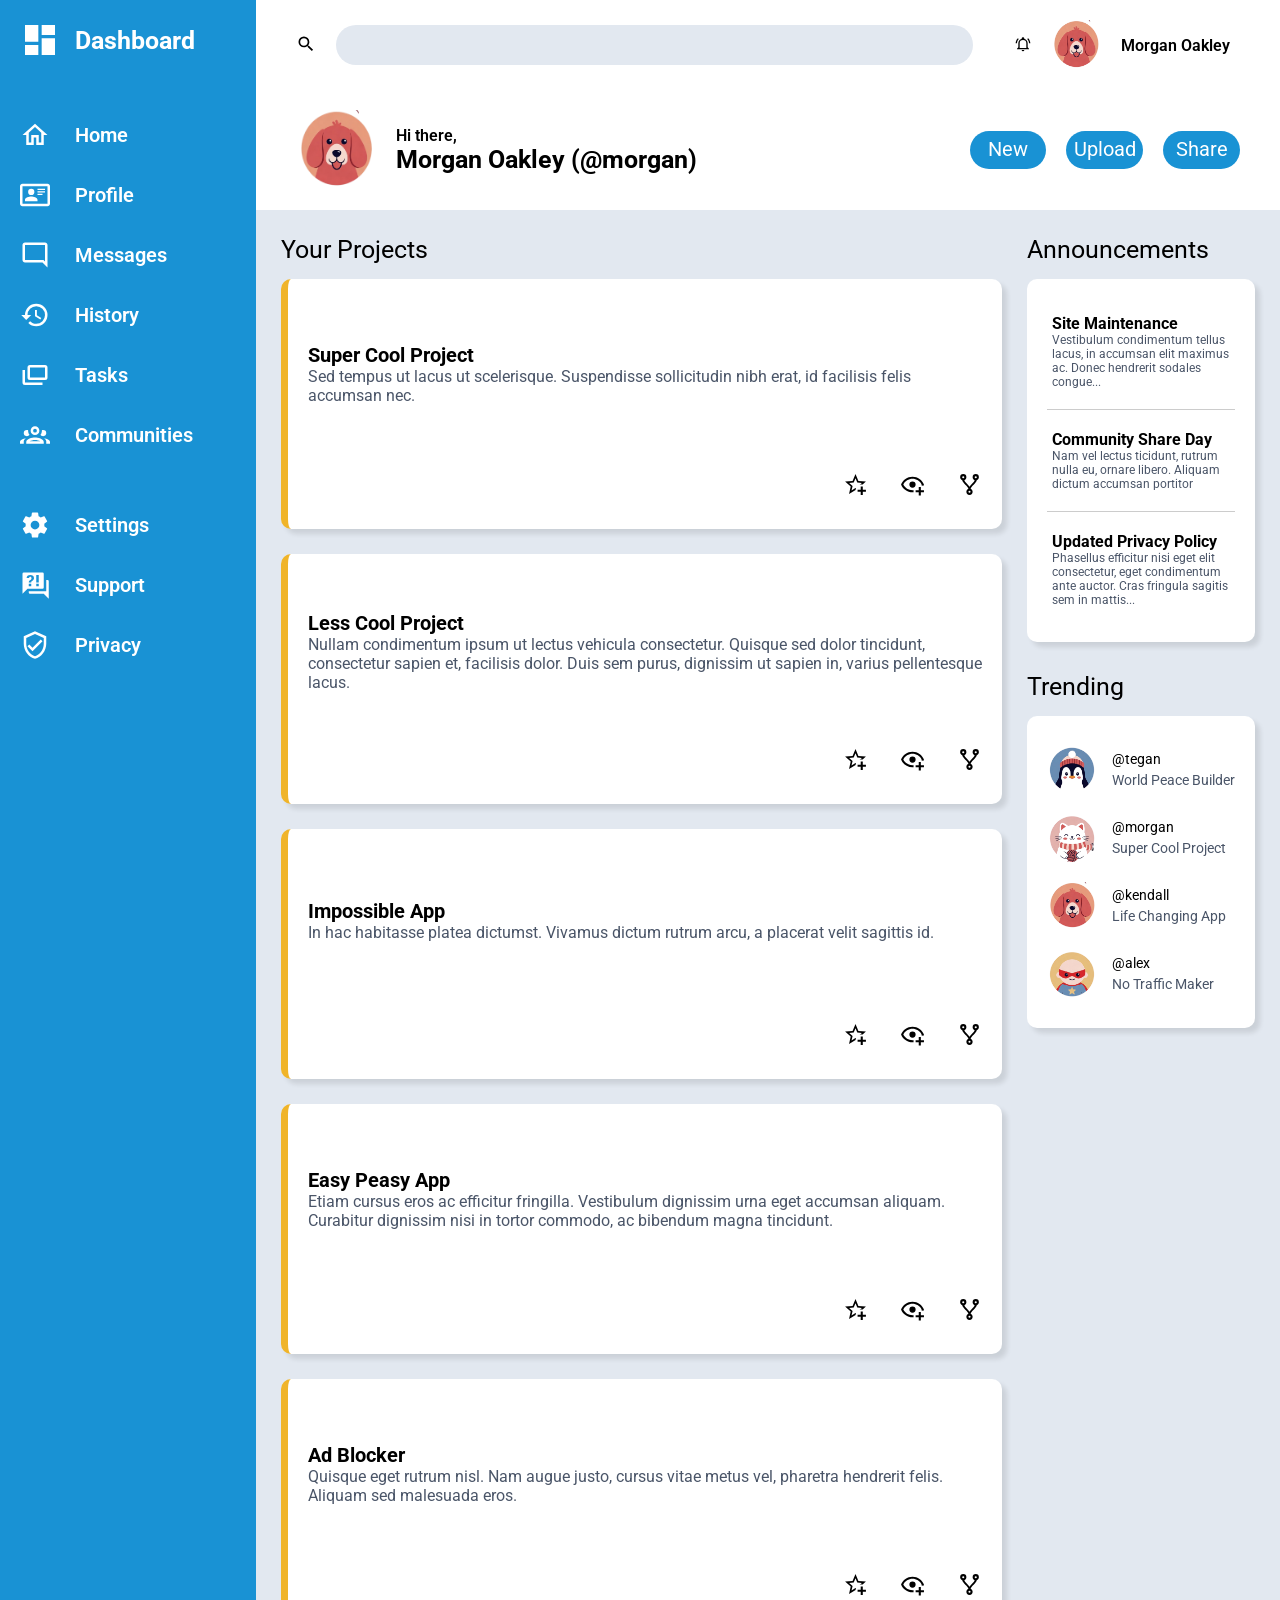
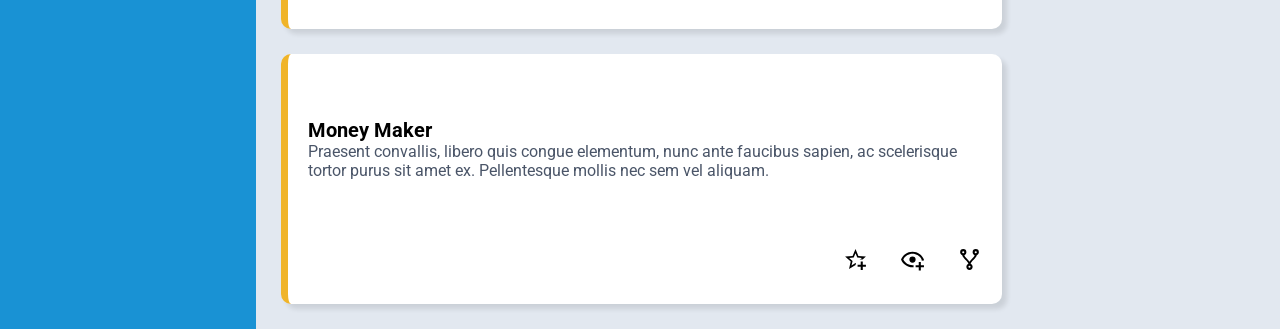
<file: index.html>
<!DOCTYPE html>
<html lang="en">

<head>
    <meta charset="UTF-8">
    <meta name="viewport" content="width=device-width, initial-scale=1.0">
    <link rel="stylesheet" href="assets/css/style.css">
    <title>Admin Dashboard</title>
</head>

<body>
    <header class="header">
        <section class="header__top">
            <div class="header__search">
                <label for="search" class="header__label">
                    <img src="assets/img/magnify.svg" width="20" height="20" alt="search magnify" class="header__label-icon">
                </label>
                <input type="search" class="header__input" name="user__query" id="search">
            </div>
            <div class="header__user-nav">
                <button class="header__icon-button">
                    <img src="assets/img/bell-ring-outline.svg" width="16" height="16" alt="" class="header__icon">
                </button>
                <img src="assets/img/avatar3.png" width="50" height="50" alt="user avatar small" class="header__avatar-sm">
                <h2 class="header__username">
                    Morgan Oakley
                </h2>
            </div>
        </section>
        <section class="header__bottom">
            <div class="header__user-info">
                <img src="assets/img/avatar3.png" width="80" height="80" alt="user avatar big" class="header__avatar-bg">
                <div class="header__welcome-group">
                    <p class="header__welcome-hello">
                        Hi there,
                    </p>
                    <h2 class="header__welcome-user">
                        Morgan Oakley <span>(@morgan)</span>
                    </h2>
                </div>
            </div>
            <div class="header__actions">
                <button class="header__actions-button">New</button>
                <button class="header__actions-button">Upload</button>
                <button class="header__actions-button">Share</button>
            </div>
        </section>
    </header>
    <aside class="aside">
        <div class="aside__logo">
            <img src="assets/img/view-dashboard.svg" alt="Dashboard icon" class="aside__logo-img">
            <h1 class="aside__logo-name">Dashboard</h1>
        </div>
        <nav class="aside__nav-main">
            <ul class="aside__nav-links">
                <li class="aside__nav-link">
                    <a href="" class="aside__nav-item-wrapper">
                        <img src="assets/img/home-outline.svg" alt="home icon" class="aside__nav-icon">
                        <span class="aside__nav-text">Home</span>
                    </a>
                </li>
                <li class="aside__nav-link">
                    <a href="" class="aside__nav-item-wrapper">
                        <img src="assets/img/card-account-details-outline.svg" alt="profile icon" class="aside__nav-icon">
                        <span class="aside__nav-text">Profile</span>
                    </a>
                </li>
                <li class="aside__nav-link">
                    <a href="" class="aside__nav-item-wrapper">
                        <img src="assets/img/message-reply-outline.svg" alt="messages icon" class="aside__nav-icon">
                        <span class="aside__nav-text">Messages</span>
                    </a>
                </li>
                <li class="aside__nav-link">
                    <a href="" class="aside__nav-item-wrapper">
                        <img src="assets/img/history.svg" alt="history icon" class="aside__nav-icon">
                        <span class="aside__nav-text">History</span>
                    </a>
                </li>
                <li class="aside__nav-link">
                    <a href="" class="aside__nav-item-wrapper">
                        <img src="assets/img/dock-window.svg" alt="tasks icon" class="aside__nav-icon">
                        <span class="aside__nav-text">Tasks</span>
                    </a>
                </li>
                <li class="aside__nav-link">
                    <a href="" class="aside__nav-item-wrapper">
                        <img src="assets/img/account-group-outline.svg" alt="Communities icon" class="aside__nav-icon">
                        <span class="aside__nav-text">Communities</span>
                    </a>
                </li>
            </ul>
        </nav>
        <nav class="aside__nav-ancillary">
            <ul class="aside__nav-links">
                <li class="aside__nav-link">
                    <a href="" class="aside__nav-item-wrapper">
                        <img src="assets/img/cog.svg" alt="settings icon" class="aside__nav-icon">
                        <span class="aside__nav-text">Settings</span>
                    </a>
                </li>
                <li class="aside__nav-link">
                    <a href="" class="aside__nav-item-wrapper">
                        <img src="assets/img/frequently-asked-questions.svg" alt="support icon" class="aside__nav-icon">
                        <span class="aside__nav-text">Support</span>
                    </a>
                </li>
                <li class="aside__nav-link">
                    <a href="" class="aside__nav-item-wrapper">
                        <img src="assets/img/shield-check-outline.svg" alt="privacy icon" class="aside__nav-icon">
                        <span class="aside__nav-text">Privacy</span>
                    </a>
                </li>
            </ul>
        </nav>
    </aside>
    <main class="main">
        <section class="main__projects-wrapper">
            <h2 class="main__projects-title main__title">Your Projects</h2>
            <ul class="main__projects">
                <li class="main__project main__card">
                    <h3 class="main__project-title">Super Cool Project</h3>
                    <p class="main__project-desc">
                        Sed tempus ut lacus ut scelerisque. Suspendisse 
                        sollicitudin nibh erat, id facilisis felis accumsan nec.
                    </p>
                    <ul class="main__project-actions">
                        <li class="main__project-action">
                            <img src="assets/img/star-plus-outline.svg" alt="add to favourites icon" class="main__project-icon">
                        </li>
                        <li class="main__project-action">
                            <img src="assets/img/eye-plus-outline.svg" alt="eye icon" class="main__project-icon">
                        </li>
                        <li class="main__project-action">
                            <img src="assets/img/source-fork.svg" alt="fork icon" class="main__project-icon">
                        </li>
                    </ul>
                </li>
                <li class="main__project main__card">
                    <h3 class="main__project-title">Less Cool Project</h3>
                    <p class="main__project-desc">
                        Nullam condimentum ipsum ut lectus vehicula consectetur.
                        Quisque sed dolor tincidunt, consectetur sapien et, 
                        facilisis dolor. Duis sem purus, dignissim ut sapien in,
                        varius pellentesque lacus.
                    </p>
                    <ul class="main__project-actions">
                        <li class="main__project-action">
                            <img src="assets/img/star-plus-outline.svg" alt="add to favourites icon" class="main__project-icon">
                        </li>
                        <li class="main__project-action">
                            <img src="assets/img/eye-plus-outline.svg" alt="eye icon" class="main__project-icon">
                        </li>
                        <li class="main__project-action">
                            <img src="assets/img/source-fork.svg" alt="fork icon" class="main__project-icon">
                        </li>
                    </ul>
                </li>
                <li class="main__project main__card">
                    <h3 class="main__project-title">Impossible App</h3>
                    <p class="main__project-desc">
                        In hac habitasse platea dictumst. Vivamus dictum rutrum 
                        arcu, a placerat velit sagittis id.
                    </p>
                    <ul class="main__project-actions">
                        <li class="main__project-action">
                            <img src="assets/img/star-plus-outline.svg" alt="add to favourites icon" class="main__project-icon">
                        </li>
                        <li class="main__project-action">
                            <img src="assets/img/eye-plus-outline.svg" alt="eye icon" class="main__project-icon">
                        </li>
                        <li class="main__project-action">
                            <img src="assets/img/source-fork.svg" alt="fork icon" class="main__project-icon">
                        </li>
                    </ul>
                </li>
                <li class="main__project main__card">
                    <h3 class="main__project-title">Easy Peasy App</h3>
                    <p class="main__project-desc">
                        Etiam cursus eros ac efficitur fringilla. Vestibulum
                        dignissim urna eget accumsan aliquam. Curabitur 
                        dignissim nisi in tortor commodo, ac bibendum magna
                        tincidunt.
                    </p>
                    <ul class="main__project-actions">
                        <li class="main__project-action">
                            <img src="assets/img/star-plus-outline.svg" alt="add to favourites icon" class="main__project-icon">
                        </li>
                        <li class="main__project-action">
                            <img src="assets/img/eye-plus-outline.svg" alt="eye icon" class="main__project-icon">
                        </li>
                        <li class="main__project-action">
                            <img src="assets/img/source-fork.svg" alt="fork icon" class="main__project-icon">
                        </li>
                    </ul>
                </li>
                <li class="main__project main__card">
                    <h3 class="main__project-title">Ad Blocker</h3>
                    <p class="main__project-desc">
                       Quisque eget rutrum nisl. Nam augue justo, cursus vitae
                       metus vel, pharetra hendrerit felis. Aliquam sed
                       malesuada eros. 
                    </p>
                    <ul class="main__project-actions">
                        <li class="main__project-action">
                            <img src="assets/img/star-plus-outline.svg" alt="add to favourites icon" class="main__project-icon">
                        </li>
                        <li class="main__project-action">
                            <img src="assets/img/eye-plus-outline.svg" alt="eye icon" class="main__project-icon">
                        </li>
                        <li class="main__project-action">
                            <img src="assets/img/source-fork.svg" alt="fork icon" class="main__project-icon">
                        </li>
                    </ul>
                </li>
                <li class="main__project main__card">
                    <h3 class="main__project-title">Money Maker</h3>
                    <p class="main__project-desc">
                      Praesent convallis, libero quis congue elementum, nunc
                      ante faucibus sapien, ac scelerisque tortor purus sit amet
                      ex. Pellentesque mollis nec sem vel aliquam.  
                    </p>
                    <ul class="main__project-actions">
                        <li class="main__project-action">
                            <img src="assets/img/star-plus-outline.svg" alt="add to favourites icon" class="main__project-icon">
                        </li>
                        <li class="main__project-action">
                            <img src="assets/img/eye-plus-outline.svg" alt="eye icon" class="main__project-icon">
                        </li>
                        <li class="main__project-action">
                            <img src="assets/img/source-fork.svg" alt="fork icon" class="main__project-icon">
                        </li>
                    </ul>
                </li>
            </ul>
        </section>
        <aside class="main__aside">
            <section class="main__announcements-wrapper">
                <h2 class="main__announcements-title main__title">Announcements</h2>
                <ul class="main__announcements main__card">
                    <li class="main__announcement">
                        <h3 class="main__announcement-title">Site Maintenance</h3>
                        <p class="main__announcement-desc">
                            Vestibulum condimentum tellus lacus,
                            in accumsan elit maximus ac. Donec
                            hendrerit sodales congue...
                        </p>
                    </li>
                    <li class="main__announcement">
                        <h3 class="main__announcement-title">Community Share Day</h3>
                        <p class="main__announcement-desc">
                            Nam vel lectus ticidunt, rutrum nulla
                            eu, ornare libero. Aliquam dictum
                            accumsan portitor
                        </p>
                    </li>
                    <li class="main__announcement">
                        <h3 class="main__announcement-title">Updated Privacy Policy</h3>
                        <p class="main__announcement-desc">
                            Phasellus efficitur nisi eget elit
                            consectetur, eget condimentum ante
                            auctor. Cras fringula sagitis sem in
                            mattis...
                        </p>
                    </li>
                </ul>
            </section>
            <section class="main__trending-wrapper">
                <h2 class="main__trending-title main__title">Trending</h2>
                <ul class="main__trending-users main__card">
                    <li class="main__trending-user">
                        <img src="assets/img/avatar2.png" alt="user avatar" class="main__trending-user-icon">
                        <div class="main__trending-user-info">
                            <p class="main__trending-user-nick">@tegan</p>
                            <p class="main__trending-user-desc">World Peace Builder</p>
                        </div>
                    </li>
                    <li class="main__trending-user">
                        <img src="assets/img/avatar1.png" alt="user avatar" class="main__trending-user-icon">
                        <div class="main__trending-user-info">
                            <p class="main__trending-user-nick">@morgan</p>
                            <p class="main__trending-user-desc">Super Cool Project</p>
                        </div>
                    </li>
                    <li class="main__trending-user">
                        <img src="assets/img/avatar3.png" alt="user avatar" class="main__trending-user-icon">
                        <div class="main__trending-user-info">
                            <p class="main__trending-user-nick">@kendall</p>
                            <p class="main__trending-user-desc">Life Changing App</p>
                        </div>
                    </li>
                    <li class="main__trending-user">
                        <img src="assets/img/avatar4.png" alt="user avatar" class="main__trending-user-icon">
                        <div class="main__trending-user-info">
                            <p class="main__trending-user-nick">@alex</p>
                            <p class="main__trending-user-desc">No Traffic Maker</p>
                        </div>
                    </li>
                </ul>
            </section>
        </aside>
    </main>
</body>

</html>
</file>
<file: assets/css/style.css>
@font-face {
    font-family: "Roboto";
    src: url('../fonts/Roboto-VariableFont_wdth\,wght.woff') format("woff"),
    url("../fonts/Roboto-VariableFont_wdth\,wght.woff2") format("woff2");
    font-style: normal;
}

/*! normalize.css v8.0.1 | MIT License | github.com/necolas/normalize.css */

/* Document
   ========================================================================== */

/**
 * 1. Correct the line height in all browsers.
 * 2. Prevent adjustments of font size after orientation changes in iOS.
 */


html {
    line-height: 1.15;
    /* 1 */
    -webkit-text-size-adjust: 100%;
    /* 2 */
}

/* Sections
     ========================================================================== */

/**
   * Remove the margin in all browsers.
   */

body {
    margin: 0;
}

/**
   * Render the `main` element consistently in IE.
   */

main {
    display: block;
}

/**
   * Correct the font size and margin on `h1` elements within `section` and
   * `article` contexts in Chrome, Firefox, and Safari.
   */

h1 {
    font-size: 2em;
    margin: 0.67em 0;
}

/* Grouping content
     ========================================================================== */

/**
   * 1. Add the correct box sizing in Firefox.
   * 2. Show the overflow in Edge and IE.
   */

hr {
    box-sizing: content-box;
    /* 1 */
    height: 0;
    /* 1 */
    overflow: visible;
    /* 2 */
}

/**
   * 1. Correct the inheritance and scaling of font size in all browsers.
   * 2. Correct the odd `em` font sizing in all browsers.
   */

pre {
    font-family: monospace, monospace;
    /* 1 */
    font-size: 1em;
    /* 2 */
}

/* Text-level semantics
     ========================================================================== */

/**
   * Remove the gray background on active links in IE 10.
   */

a {
    background-color: transparent;
}

/**
   * 1. Remove the bottom border in Chrome 57-
   * 2. Add the correct text decoration in Chrome, Edge, IE, Opera, and Safari.
   */

abbr[title] {
    border-bottom: none;
    /* 1 */
    text-decoration: underline;
    /* 2 */
    text-decoration: underline dotted;
    /* 2 */
}

/**
   * Add the correct font weight in Chrome, Edge, and Safari.
   */

b,
strong {
    font-weight: bolder;
}

/**
   * 1. Correct the inheritance and scaling of font size in all browsers.
   * 2. Correct the odd `em` font sizing in all browsers.
   */

code,
kbd,
samp {
    font-family: monospace, monospace;
    /* 1 */
    font-size: 1em;
    /* 2 */
}

/**
   * Add the correct font size in all browsers.
   */

small {
    font-size: 80%;
}

/**
   * Prevent `sub` and `sup` elements from affecting the line height in
   * all browsers.
   */

sub,
sup {
    font-size: 75%;
    line-height: 0;
    position: relative;
    vertical-align: baseline;
}

sub {
    bottom: -0.25em;
}

sup {
    top: -0.5em;
}

/* Embedded content
     ========================================================================== */

/**
   * Remove the border on images inside links in IE 10.
   */

img {
    border-style: none;
}

/* Forms
     ========================================================================== */

/**
   * 1. Change the font styles in all browsers.
   * 2. Remove the margin in Firefox and Safari.
   */

button,
input,
optgroup,
select,
textarea {
    font-family: inherit;
    /* 1 */
    font-size: 100%;
    /* 1 */
    line-height: 1.15;
    /* 1 */
    margin: 0;
    /* 2 */
}

/**
   * Show the overflow in IE.
   * 1. Show the overflow in Edge.
   */

button,
input {
    /* 1 */
    overflow: visible;
}

/**
   * Remove the inheritance of text transform in Edge, Firefox, and IE.
   * 1. Remove the inheritance of text transform in Firefox.
   */

button,
select {
    /* 1 */
    text-transform: none;
}

/**
   * Correct the inability to style clickable types in iOS and Safari.
   */

button,
[type="button"],
[type="reset"],
[type="submit"] {
    -webkit-appearance: button;
}

/**
   * Remove the inner border and padding in Firefox.
   */

button::-moz-focus-inner,
[type="button"]::-moz-focus-inner,
[type="reset"]::-moz-focus-inner,
[type="submit"]::-moz-focus-inner {
    border-style: none;
    padding: 0;
}

/**
   * Restore the focus styles unset by the previous rule.
   */

button:-moz-focusring,
[type="button"]:-moz-focusring,
[type="reset"]:-moz-focusring,
[type="submit"]:-moz-focusring {
    outline: 1px dotted ButtonText;
}

/**
   * Correct the padding in Firefox.
   */

fieldset {
    padding: 0.35em 0.75em 0.625em;
}

/**
   * 1. Correct the text wrapping in Edge and IE.
   * 2. Correct the color inheritance from `fieldset` elements in IE.
   * 3. Remove the padding so developers are not caught out when they zero out
   *    `fieldset` elements in all browsers.
   */

legend {
    box-sizing: border-box;
    /* 1 */
    color: inherit;
    /* 2 */
    display: table;
    /* 1 */
    max-width: 100%;
    /* 1 */
    padding: 0;
    /* 3 */
    white-space: normal;
    /* 1 */
}

/**
   * Add the correct vertical alignment in Chrome, Firefox, and Opera.
   */

progress {
    vertical-align: baseline;
}

/**
   * Remove the default vertical scrollbar in IE 10+.
   */

textarea {
    overflow: auto;
}

/**
   * 1. Add the correct box sizing in IE 10.
   * 2. Remove the padding in IE 10.
   */

[type="checkbox"],
[type="radio"] {
    box-sizing: border-box;
    /* 1 */
    padding: 0;
    /* 2 */
}

/**
   * Correct the cursor style of increment and decrement buttons in Chrome.
   */

[type="number"]::-webkit-inner-spin-button,
[type="number"]::-webkit-outer-spin-button {
    height: auto;
}

/**
   * 1. Correct the odd appearance in Chrome and Safari.
   * 2. Correct the outline style in Safari.
   */

[type="search"] {
    -webkit-appearance: textfield;
    /* 1 */
    outline-offset: -2px;
    /* 2 */
}

/**
   * Remove the inner padding in Chrome and Safari on macOS.
   */

[type="search"]::-webkit-search-decoration {
    -webkit-appearance: none;
}

/**
   * 1. Correct the inability to style clickable types in iOS and Safari.
   * 2. Change font properties to `inherit` in Safari.
   */

::-webkit-file-upload-button {
    -webkit-appearance: button;
    /* 1 */
    font: inherit;
    /* 2 */
}

/* Interactive
     ========================================================================== */

/*
   * Add the correct display in Edge, IE 10+, and Firefox.
   */

details {
    display: block;
}

/*
   * Add the correct display in all browsers.
   */

summary {
    display: list-item;
}

/* Misc
     ========================================================================== */

/**
   * Add the correct display in IE 10+.
   */

template {
    display: none;
}

/**
   * Add the correct display in IE 10.
   */

[hidden] {
    display: none;
}

html,
body,
div,
span,
applet,
object,
iframe,
h1,
h2,
h3,
h4,
h5,
h6,
p,
blockquote,
pre,
a,
abbr,
acronym,
address,
big,
cite,
code,
del,
dfn,
em,
img,
ins,
kbd,
q,
s,
samp,
small,
strike,
strong,
sub,
sup,
tt,
var,
b,
u,
i,
center,
dl,
dt,
dd,
ol,
ul,
li,
fieldset,
form,
label,
legend,
table,
caption,
tbody,
tfoot,
thead,
tr,
th,
td,
article,
aside,
canvas,
details,
embed,
figure,
figcaption,
footer,
header,
hgroup,
menu,
nav,
output,
ruby,
section,
summary,
time,
mark,
audio,
video {
    margin: 0;
    padding: 0;
    border: 0;
    font-size: 100%;
    font: inherit;
    vertical-align: baseline;
}

html {
    box-sizing: border-box;
}

html {
    font-size: 62.5%;
    scroll-behavior: smooth;
}

*,
*::before,
*::after {
    box-sizing: inherit;
}

body {
    height: 100vh;
    display: grid;
    grid-template: 1fr 6fr / 1fr 4fr;
    grid-template-areas: 
    "aside header"
    "aside main";
    font-family: "Roboto", sans-serif;
}

body ul {
    list-style: none;
}

/* header styles start */

.header {
    grid-area: header;
    display: grid;
    grid-template-rows: repeat(2, max-content);
    align-items: center;
    gap: 40px;
    padding: 20px 40px;
}

.header__top {
    display: grid;
    grid-template-columns: 3fr 1fr;
    justify-content: space-around;
}

.header__search {
    display: flex;
    align-items: center;
    gap: 20px;
}

.header__input {
    padding: 5px 8px;
    border-radius: 20px;
    width: 90%;
    height: 40px;
    background-color: #E2E8F0;
    border: none;
    font-size: 1.6rem;
}

.header__user-nav {
    display: flex;
    align-items: center;
    justify-content: center;
    gap: 20px;
}

.header__icon-button {
    background-color: transparent;
    padding: 0;
    border: 0;
}

.header__username {
    font-size: 1.6rem;
    font-weight: 600;
}

.header__bottom {
    display: grid;
    grid-template-columns: repeat(2, max-content);
    justify-content: space-between;
    align-items: center;
}

.header__user-info {
    display: flex;
    align-items: center;
    gap: 20px;
}

.header__welcome-hello {
    font-size: 1.6rem;
    font-weight: 600;
}

.header__welcome-user {
    font-size: 2.5rem;
    font-weight: 700;
}

.header__actions {
    display: grid;
    grid-template-columns: repeat(3, 1fr);
    gap: 20px;
}

.header__actions-button {
    color: white;
    border: none;
    border-radius: 20px;
    width: clamp(50px, 6vw, 200px);
    height: clamp(30px, 3vw, 60px);
    font-size: clamp(1.2rem, 2vw, 2rem);
    background-color: #1992D4;
}

/* header styles end */

/* aside styles start */

.aside {
    grid-area: aside;
    background-color: #1992D4;
    padding: 20px;
    display: grid;
    align-items: start;
    grid-template-rows: repeat(3, min-content);
    gap: 60px;
}

.aside__logo {
    display: grid;
    align-items: center;
    grid-template-columns: repeat(2, min-content);
    gap: 15px;
    color: white;
}

.aside__logo-img {
    width: 4rem;
}

.aside__logo-name {
    font-size: 2.5rem;
    font-weight: 700;
}

.aside__nav-links {
    display: grid;
    grid-template-columns: min-content;
    gap: 30px;
}

.aside__nav-item-wrapper {
    display: flex;
    align-items: center;
    gap: 25px;
    text-decoration: none;
    color: white;
    font-size: 2rem;
    font-weight: 600;
}

.aside__nav-icon {
    width: 3rem;
}

/* aside styles end */


/* main styles start */

.main {
    grid-area: main;
    background-color: #E2E8F0;
    display: grid;
    grid-template-columns: 4fr 1fr;
    gap: 25px;
    padding: 25px;
}

.main__title {
    font-size: 2.5rem;
    margin-bottom: 15px;
}

.main__projects {
    display: grid;
    grid-template-columns: repeat(auto-fill, minmax(350px, 1fr));
    grid-auto-rows: 250px;
    gap: 25px;
}

.main__card {
    padding: 30px 20px;
    border-radius: 10px;
    display: grid;
    box-shadow: 5px 5px 5px rgba(0, 0, 0, 0.1);
    background-color: #fff;
}

.main__project {
    border-left: 7px solid #F0B429;
}

.main__project-title {
    font-size: 2rem;
    font-weight: 700;
    align-self: end;
}

.main__project-desc {
    font-size: 1.6rem;
    color: #4A5568;
}

.main__project-actions {
    display: grid;
    grid-template: 1fr / repeat(3, min-content);
    gap: 32px;
    justify-content: end;
    align-self: end;
}

.main__project-icon {
    width: 2.5rem;
}

.main__aside {
    display: grid;
    gap: 30px;
    grid-template-rows: repeat(2, min-content);
}

.main__announcement {
    border-bottom: 1px solid rgba(0, 0, 0, 0.2);
    margin-bottom: 15px;
    padding: 5px;
}


.main__announcement-title {
    font-weight: 700;
    font-size: 1.6rem;
}

.main__announcement-desc {
    font-size: 1.2rem;
    color: #4A5568;
    margin-bottom: 15px;
}

.main__announcement:last-child .main__announcement-desc:last-child,
.main__announcements .main__announcement:last-child {
    margin-bottom: 0;
    border-bottom: none;
}

.main__trending-wrapper {
    align-self: start;
}

.main__trending-users {
    display: grid;
    grid-template-rows: repeat(4, min-content);
    gap: 20px;
}

.main__trending-user {
    display: grid;
    grid-template-columns: repeat(2, max-content);
    align-self: center;
    gap: 15px;
}

.main__trending-user-info {
    display: flex;
    flex-direction: column;
    justify-content: center;
    gap: 5px;
    font-size: 1.4rem;
}

.main__trending-user-desc {
    color: #4A5568;
}

.main__trending-user-icon {
    width: 50px;
}

/* main styles end */
</file>
